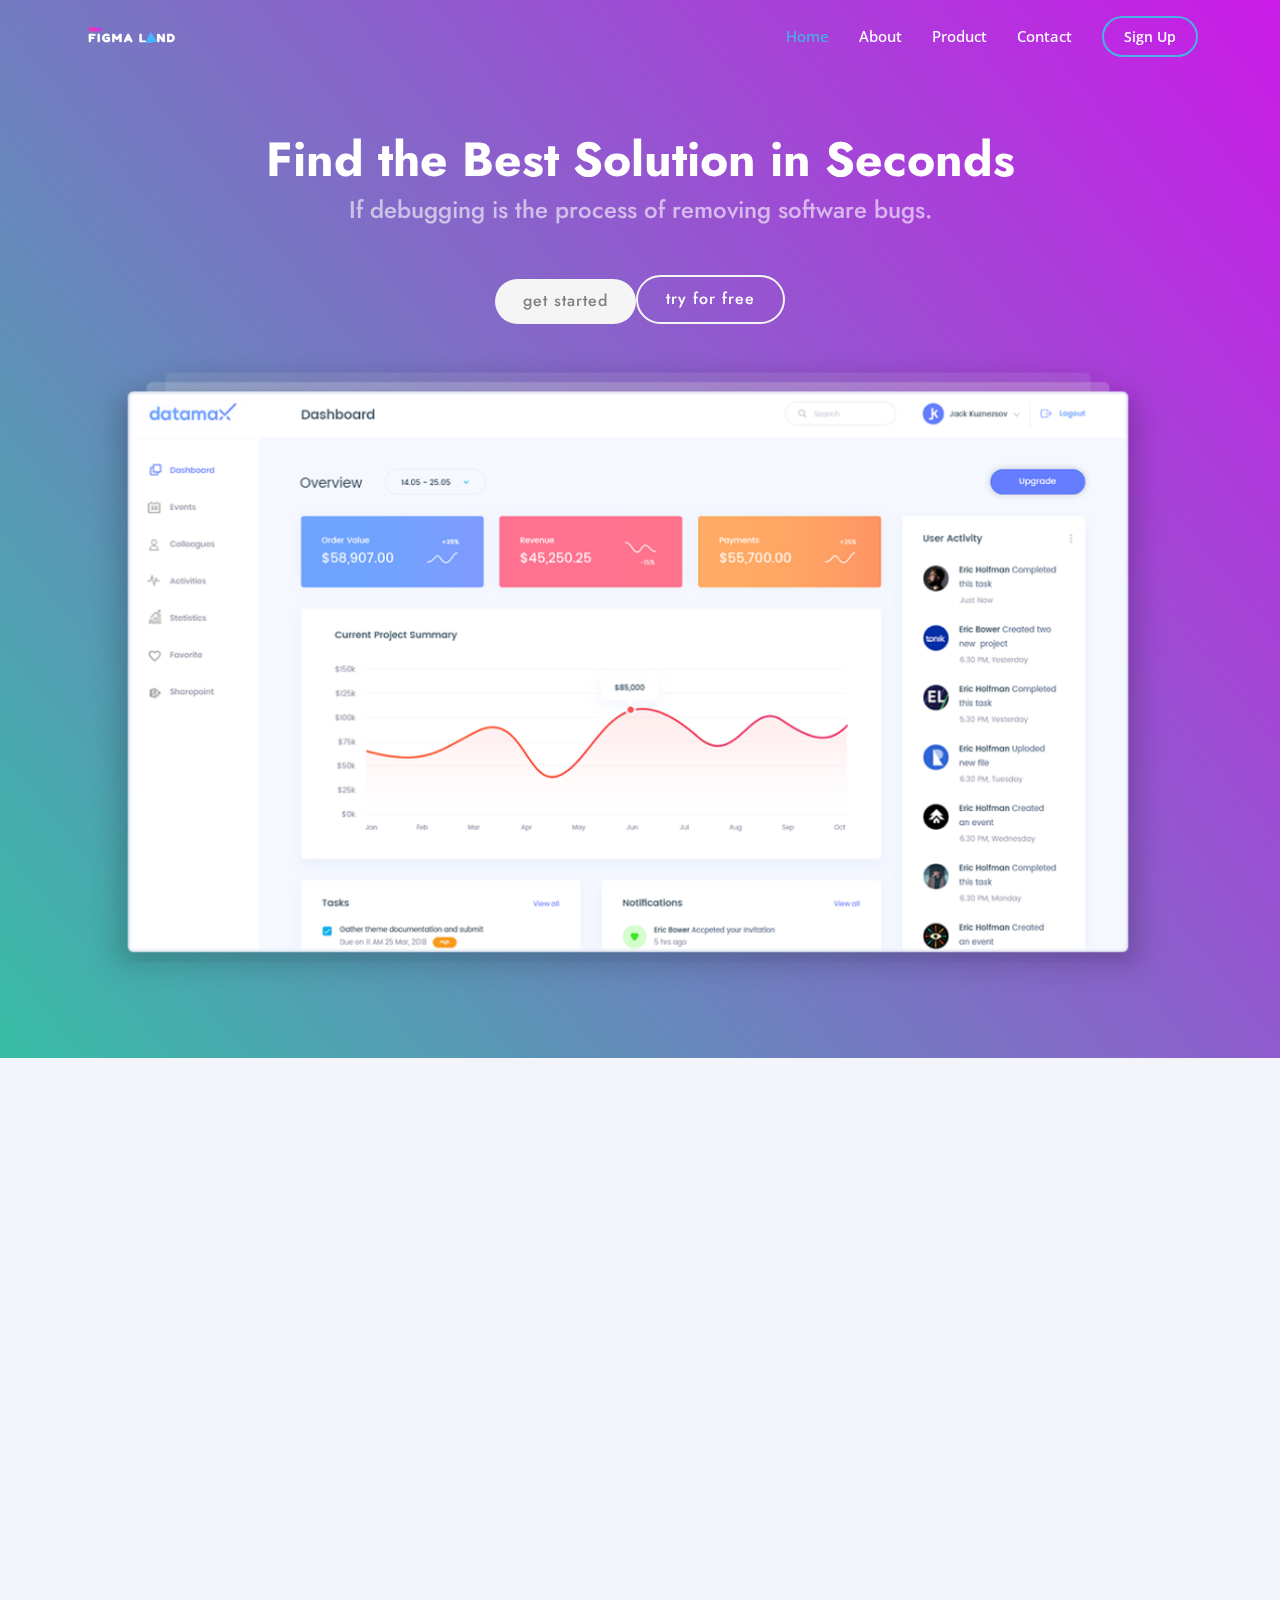
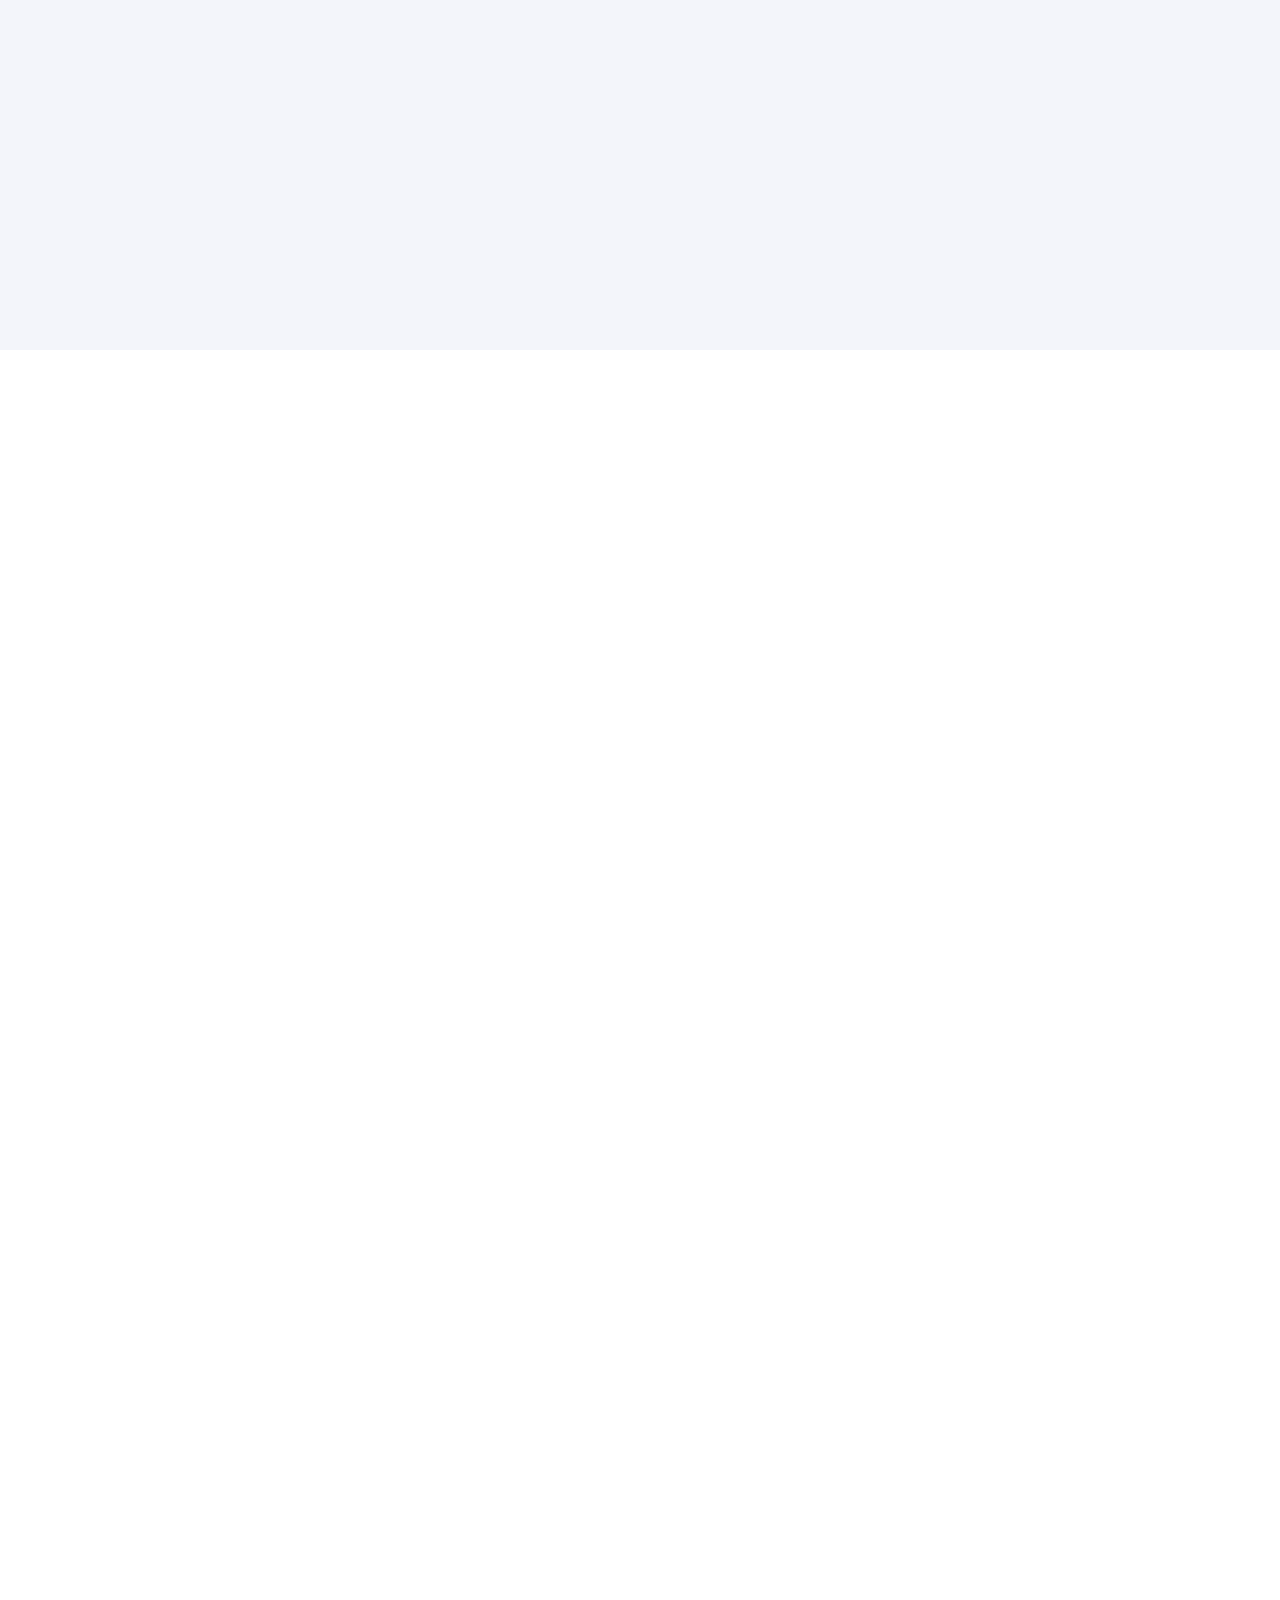
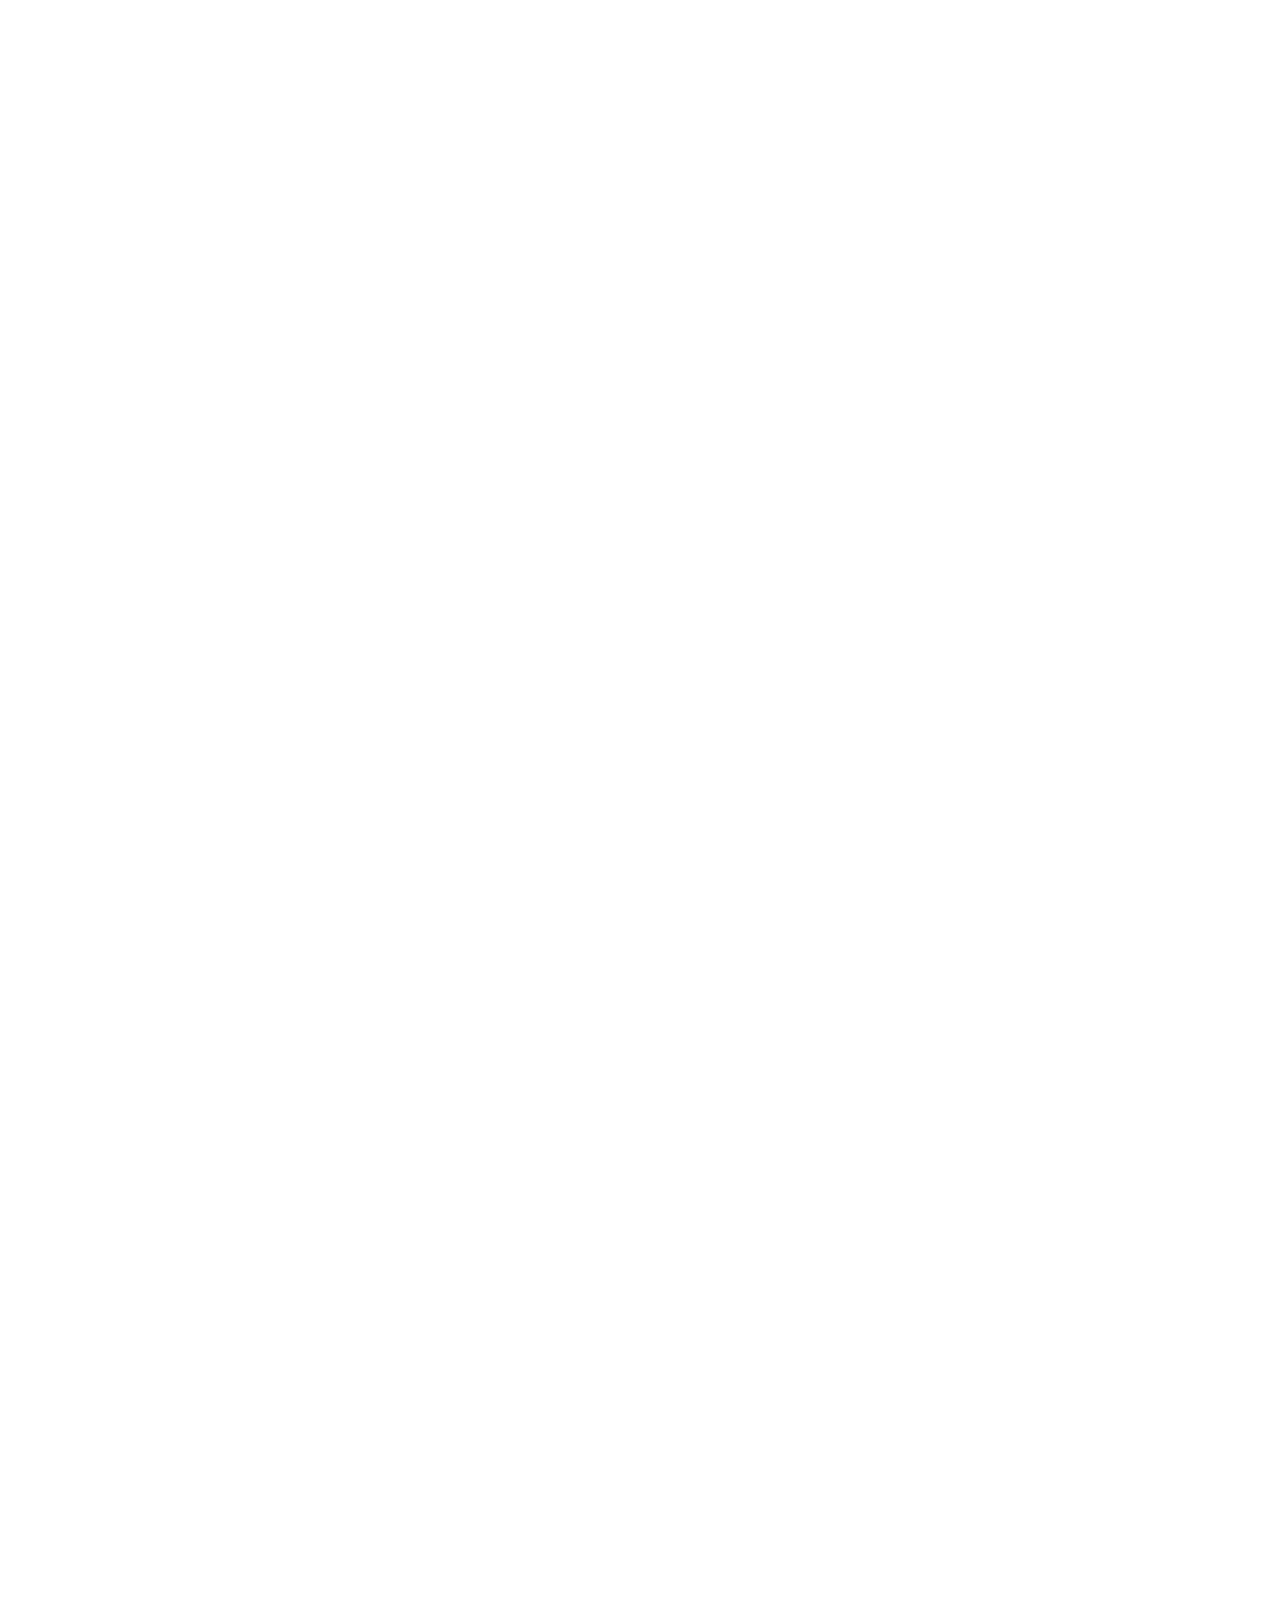
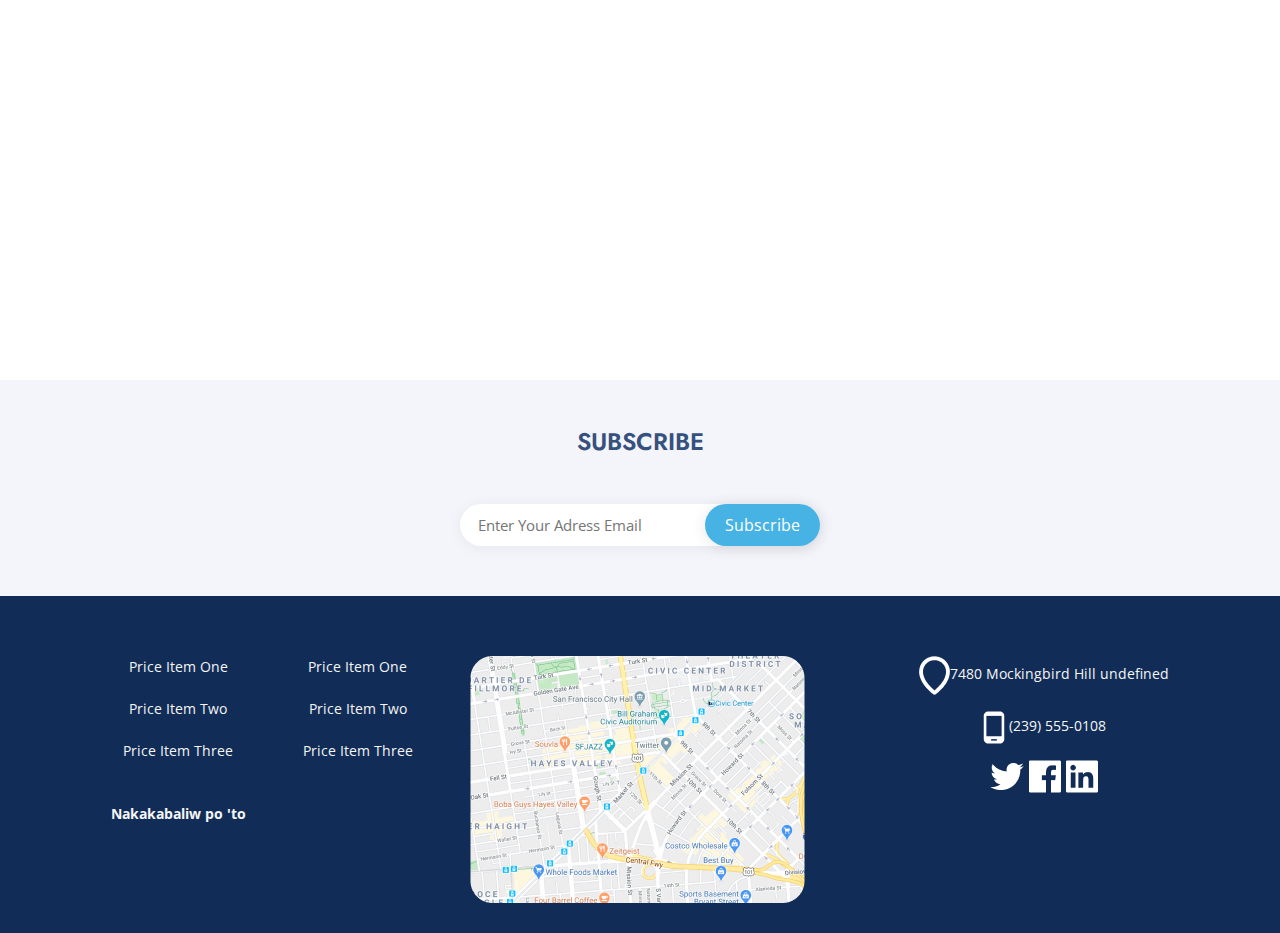
<file: index.html>
<!DOCTYPE html>
<html lang="en">

<head>
  <meta charset="utf-8">
  <meta content="width=device-width, initial-scale=1.0" name="viewport">

  <title>Landing Page</title>
  <meta content="" name="description">
  <meta content="" name="keywords">

  <!-- Favicons -->
  <link href="assets/img/favicon.png" rel="icon">
  <link href="assets/img/apple-touch-icon.png" rel="apple-touch-icon">

  <!-- Google Fonts -->
  <link href="https://fonts.googleapis.com/css?family=Open+Sans:300,300i,400,400i,600,600i,700,700i|Jost:300,300i,400,400i,500,500i,600,600i,700,700i|Poppins:300,300i,400,400i,500,500i,600,600i,700,700i" rel="stylesheet">

  <!-- Vendor CSS Files -->
  <link href="assets/vendor/aos/aos.css" rel="stylesheet">
  <link href="assets/vendor/bootstrap/css/bootstrap.min.css" rel="stylesheet">
  <link href="assets/vendor/bootstrap-icons/bootstrap-icons.css" rel="stylesheet">
  <link href="assets/vendor/boxicons/css/boxicons.min.css" rel="stylesheet">
  <link href="assets/vendor/glightbox/css/glightbox.min.css" rel="stylesheet">
  <link href="assets/vendor/remixicon/remixicon.css" rel="stylesheet">
  <link href="assets/vendor/swiper/swiper-bundle.min.css" rel="stylesheet">

  <!-- CSS File -->
  <link href="assets/css/style.css" rel="stylesheet">
</head>

<body>

  <!-- Header -->
  <header id="header" class="fixed-top ">
    <div class="container">

      <a href="index.html" class="logo me-auto"><img src="assets/img/logo.png" alt="" class="img-fluid"></a>

      <nav id="navbar" class="navbar">
        <ul>
          <li><a class="nav-link scrollto active" href="#hero">Home</a></li>
          <li><a class="nav-link scrollto" href="#about">About</a></li>
          <li><a class="nav-link scrollto" href="#product">Product</a></li>
          <li><a class="nav-link scrollto" href="#contact">Contact</a></li>
          <li><a class="getstarted scrollto" href="#about">Sign Up</a></li>
        </ul>
        <i class="bi bi-list mobile-nav-toggle"></i>
      </nav><!-- .navbar -->

    </div>
  </header><!-- End Header -->

  <!-- Hero Section -->
  <section id="hero" class="welcome">

    <div class="container">
      <div class="row">
        <div class="content"data-aos="fade-up" data-aos-delay="200">
          <h1>Find the Best Solution in Seconds</h1>
          <h2>If debugging is the process of removing software bugs.</h2>
          <div class="flex-container">
            <a href="#about" class="btn-get-started scrollto">get started</a>
            <a href="#about" class="btn-try-for-free">try for free</a>
          </div>
          <div class="row hero-img" data-aos="zoom-in" data-aos-delay="200">
          <img src="assets/img/screen.png" class="img-fluid animated" alt="">
        </div>
        </div>   
      </div>
    </div>

  </section>
  <!-- End Hero -->

  <main id="main">

    <!-- Services Section  -->
    <section id="services" class="services section-bg">
      <div class="container" data-aos="fade-up">

        <div class="section-title">
          <h3>FigmaLand was Built Specially for You</h3>
        </div>

        <div class="row">
          <div class="col" data-aos="zoom-in" data-aos-delay="100">
            <div class="icon-box">
              <div class="icon"><i class="bx bxl-dribbble"></i></div>
              <h4><a href="">Management</a></h4>
              <p>Slate helps you see how many 
                more days you need to work 
                to reach your financial goal 
                for the month and year.</p>
            </div>
          </div>

            <div class="col" data-aos="zoom-in" data-aos-delay="200">
              <div class="icon-box-two">
                <div class="icon"><i class="bx bxl-dribbble"></i></div>
                <h4><a href="">Customer Support</a></h4>
                <p>Slate helps you see how many 
                  more days you need to work 
                  to reach your financial goal 
                  for the month and year.</p>
              </div>
            </div>
        
       
        
          <div class="col" data-aos="zoom-in" data-aos-delay="300">
            <div class="icon-box">
              <div class="icon"><i class="bx bx-tachometer"></i></div>
              <h4><a href="">Collaborative</a></h4>
              <p>Slate helps you see how many 
                more days you need to work 
                to reach your financial goal 
                for the month and year.</p>
            </div>
          </div>

        </div>
        </div>
      </div>
    </section><!-- End Services Section -->

     <!-- ======= Skills Section ======= -->
     <section id="skills" class="skills">
      <div class="container" data-aos="fade-up">

        <div class="row">
            <div class="column content" data-aos="fade-left" data-aos-delay="100">
            <h3>Quick & Easy Process</h3>
            <p id="p1">
              Most calendars are designed for teams. Slate is designed 
              for freelancers who want a simple way to plan
              their schedule.
            </p>
            <div class="flex-btn">
              <a href="#about" class="sign-up">sign up for free</a>
              <a href="#about" class="find-out">find out more</a>
              </div>
          </div>
          <div class="column" data-aos="fade-right" data-aos-delay="100">
            <img src="assets/img/quick.png" class="img-fluid" alt="">
          </div>
        </div>

        <div class="container" data-aos="fade-up">

          

          <div class="row rev">
            <div class="column content" data-aos="fade-right" data-aos-delay="100">
              <img src="assets/img/operations.png" class="img-fluid" alt="">
            </div>

            <div class="column content " data-aos="fade-left" data-aos-delay="100">
              <h3>Perfect for Operations 
                HR and Finance</h3>
              <p id="p1">
                Most calendars are designed for teams. Slate is designed 
                for freelancers who want a simple way to plan
                their schedule.
              </p>
              <div class="flex-btn">
                <a href="#about" class="sign-up">Button</a>
                </div>
            </div>

          <div class="container" data-aos="fade-up">

            <div class="row">
              <div class="column content" data-aos="fade-left" data-aos-delay="100">
              <h3>Perfect for Operations 
                HR and Finance</h3>
              <p id="p1">
                Most calendars are designed for teams. Slate is designed 
                for freelancers who want a simple way to plan
                their schedule.
              </p>
              <div class="flex-btn">
              <a href="#about" class="sign-up">sign up for free</a>
              <a href="#about" class="find-out">find out more</a>
                </div>
            </div>
            <div class="column" data-aos="fade-right" data-aos-delay="100">
              <img src="assets/img/smallbusiness.png" class="img-fluid" alt="">
            </div>
          </div>

              </div>
            </div>
      </div>
    </section><!-- End Skills Section -->

    <!-- ======= Pricing Section ======= -->
    <section id="pricing" class="pricing">
      <div class="container" data-aos="fade-up">

        <div class="section-title">
          <h2>Simple Pricing for Your Team</h2>
          <p>Slate helps you see how many more days you need </p>
        </div>

        <div class="row">

          <div class="col-lg-4" data-aos="fade-up" data-aos-delay="100">
            <div class="box">
              <h4>Education</h4>
              <p>Brief price Description</p>
              <img src="assets/img/education.png"/>
              <h4>$0 per month</h4>
              <p>Only 2 Operators</p>
              <p>Abandoned Cart</p>
              <p>Facebook & Instagram Ads</p>
              <p>Order Notifications</p>
              <p>Landing Pages</p>
              <a href="#" class="buy-btn">Get Started</a>
            </div>
          </div>

          <div class="col-lg-4 mt-4 mt-lg-0" data-aos="fade-up" data-aos-delay="200">
            <div class="box featured">
              <h4>Professional</h4>
              <p>Brief price Description</p>
              <img src="assets/img/professional.png"/>
              <h4>$10 per month</h4>
              <p>Only 2 Operators</p>
              <p>Abandoned Cart</p>
              <p>Facebook & Instagram Ads</p>
              <p>Order Notifications</p>
              <p>Landing Pages</p>
              <a href="#" class="buy-btn">Get Started</a>
            </div>
          </div>

          <div class="col-lg-4 mt-4 mt-lg-0" data-aos="fade-up" data-aos-delay="300">
            <div class="box">
              <h4>Business</h4>
              <p>Brief price Description</p>
              <img src="assets/img/business.png"/>
              <h4>$30 per month</h4>
              <p>Only 2 Operators</p>
              <p>Abandoned Cart</p>
              <p>Facebook & Instagram Ads</p>
              <p>Order Notifications</p>
              <p>Landing Pages</p>
              <a href="#" class="buy-btn">Get Started</a>
            </div>
          </div>

        </div>

      </div>
    </section><!-- End Pricing Section -->

  </main><!-- End #main -->

  <!-- ======= Footer ======= -->
  <footer id="footer">

    <div class="footer-newsletter">
      <div class="container">
        <div class="row">
            <h4>SUBSCRIBE</h4>
            <form action="static-page.html" method="POST">
              <input type="email" placeholder="Enter Your Adress Email" name="email" id="emai" required><input type="submit" value="Subscribe">
            </form>
        </div>
      </div>
    </div>

    <div class="footer-top">
      <div class="container">
        <!-- <div class="row"> -->
          <div class="column">
            <p>
              Price Item One <br><br>
              Price Item Two<br><br>
              Price Item Three <br><br><br>
              <strong>Nakakabaliw po 'to</strong>
            </p>
          <!-- </div> -->
        </div>

        <div class="column">
          <!-- <div class="row">
            <div class="column"> -->
              <p>
                Price Item One <br><br>
                Price Item Two<br><br>
                Price Item Three <br><br><br>
              </p>
            <!-- </div> -->
          </div>
        
          <div class="column footer-img">
            <img src="assets/img/map.png"/>
          </div><br>

          <div class="column footer-links">
            <p><img class="loc-img" src="assets/img/location.png"/>7480 Mockingbird Hill undefined </p>
            <p><img class="loc-img" src="assets/img/phones.png"/> (239) 555-0108 </p>
            <img class="loc-img" src="assets/img/twitter.png"/>
            <img class="loc-img" src="assets/img/facebook.png"/>
            <img class="loc-img" src="assets/img/in.png"/>
          </div>

        </div>
      </div>
    </div>

  </footer><!-- End Footer -->

  <div id="preloader"></div>
  <a href="#" class="back-to-top d-flex align-items-center justify-content-center"><i class="bi bi-arrow-up-short"></i></a>

  <!-- Vendor JS Files -->
  <script src="assets/vendor/aos/aos.js"></script>
  <script src="assets/vendor/bootstrap/js/bootstrap.bundle.min.js"></script>
  <script src="assets/vendor/glightbox/js/glightbox.min.js"></script>
  <script src="assets/vendor/isotope-layout/isotope.pkgd.min.js"></script>
  <script src="assets/vendor/swiper/swiper-bundle.min.js"></script>
  <script src="assets/vendor/waypoints/noframework.waypoints.js"></script>
  <script src="assets/vendor/php-email-form/validate.js"></script>

  <!-- Template Main JS File -->
  <script src="assets/js/main.js"></script>

</body>

</html>
</file>
<file: assets/css/style.css>
body {
  font-family: "Open Sans", sans-serif;
  color: #444444;
}

a {
  color: #47b2e4;
  text-decoration: none;
}

a:hover {
  color: #73c5eb;
  text-decoration: none;
}

h1,
h2,
h3,
h4,
h5,
h6 {
  font-family: "Jost", sans-serif;
}

/*--------------------------------------------------------------
# Preloader
--------------------------------------------------------------*/
#preloader {
  position: fixed;
  top: 0;
  left: 0;
  right: 0;
  bottom: 0;
  z-index: 9999;
  overflow: hidden;
  background: #37517e;
}

#preloader:before {
  content: "";
  position: fixed;
  top: calc(50% - 30px);
  left: calc(50% - 30px);
  border: 6px solid #37517e;
  border-top-color: #fff;
  border-bottom-color: #fff;
  border-radius: 50%;
  width: 60px;
  height: 60px;
  animation: animate-preloader 1s linear infinite;
}

@keyframes animate-preloader {
  0% {
    transform: rotate(0deg);
  }

  100% {
    transform: rotate(360deg);
  }
}


/* # Back to top button */

.back-to-top {
  position: fixed;
  visibility: hidden;
  opacity: 0;
  right: 15px;
  bottom: 15px;
  z-index: 996;
  background: #47b2e4;
  width: 40px;
  height: 40px;
  border-radius: 50px;
  transition: all 0.4s;
}

.back-to-top i {
  font-size: 24px;
  color: #fff;
  line-height: 0;
}

.back-to-top:hover {
  background: #6bc1e9;
  color: #fff;
}

.back-to-top.active {
  visibility: visible;
  opacity: 1;
}


/* # Header */

#header {
  transition: all 0.5s;
  z-index: 997;
  padding: 15px 0;
}

#header .container {
  display: flex;
  flex-direction: row;
}


#header.header-scrolled,
#header.header-inner-pages {
  background: rgba(40, 58, 90, 0.9);
}

#header .logo {
  font-size: 30px;
  margin: 0;
  padding: 0;
  line-height: 1;
  font-weight: 500;
  letter-spacing: 2px;
  text-transform: uppercase;
}

#header .logo a {
  color: #fff;
}

#header .logo img {
  max-height: 40px;
}


/* Navigation Menu
Desktop Navigation  */

.navbar {
  padding: 0;
  float: right;
}

.navbar ul {
  margin: 0;
  padding: 0;
  display: flex;
  list-style: none;
  align-items: center;
}

.navbar li {
  position: relative;
}

.navbar a,
.navbar a:focus {
  display: flex;
  align-items: center;
  justify-content: space-between;
  padding: 10px 0 10px 30px;
  font-size: 15px;
  font-weight: 500;
  color: #fff;
  white-space: nowrap;
  transition: 0.3s;
}

.navbar a i,
.navbar a:focus i {
  font-size: 12px;
  line-height: 0;
  margin-left: 5px;
}

.navbar a:hover,
.navbar .active,
.navbar .active:focus,
.navbar li:hover>a {
  color: #47b2e4;
}

.navbar .getstarted,
.navbar .getstarted:focus {
  padding: 8px 20px;
  margin-left: 30px;
  border-radius: 50px;
  color: #fff;
  font-size: 14px;
  border: 2px solid #47b2e4;
  font-weight: 600;
}

.navbar .getstarted:hover,
.navbar .getstarted:focus:hover {
  color: #fff;
  background: #31a9e1;
}

/**
* Mobile Navigation 
*/
.mobile-nav-toggle {
  color: #fff;
  font-size: 28px;
  cursor: pointer;
  display: none;
  line-height: 0;
  transition: 0.5s;
}

.mobile-nav-toggle.bi-x {
  color: #fff;
}

@media (max-width: 991px) {
  .mobile-nav-toggle {
    display: block;
  }

  .navbar ul {
    display: none;
  }
}

.navbar-mobile {
  position: fixed;
  overflow: hidden;
  top: 0;
  right: 0;
  left: 0;
  bottom: 0;
  background: rgba(40, 58, 90, 0.9);
  transition: 0.3s;
  z-index: 999;
}

.navbar-mobile .mobile-nav-toggle {
  position: absolute;
  top: 15px;
  right: 15px;
}

.navbar-mobile ul {
  display: block;
  position: absolute;
  top: 55px;
  right: 15px;
  bottom: 15px;
  left: 15px;
  padding: 10px 0;
  border-radius: 10px;
  background-color: #fff;
  overflow-y: auto;
  transition: 0.3s;
}

.navbar-mobile a,
.navbar-mobile a:focus {
  padding: 10px 20px;
  font-size: 15px;
  color: #37517e;
}

.navbar-mobile a:hover,
.navbar-mobile .active,
.navbar-mobile li:hover>a {
  color: #47b2e4;
}

.navbar-mobile .getstarted,
.navbar-mobile .getstarted:focus {
  margin: 15px;
  color: #37517e;
}


/* # Hero Section */

#hero {
  width: 100%;
  height: fit-content;
  background-image: linear-gradient(230.95deg, #CB1AE8 -0.37%, #37BDA6 100%);
}

#hero .container {
  padding-top: 72px;
  
}

#hero h1 {
  /* margin: 0 0 10px 0; */
  margin-left: auto;
  margin-right: auto;
  width: auto;
  text-align: center;
  font-size: 48px;
  font-weight: 700;
  line-height: 56px;
  color: #fff;
}

#hero h2 {
  color: rgba(255, 255, 255, 0.6);
  margin-left: auto;
  margin-right: auto;
  width: auto;
  text-align: center;
  margin-bottom: 50px;
  font-size: 24px;
}

#hero .flex-container {
  display: flex;
  justify-content: center;
  align-items: flex-end;
  flex-direction: row;
}


#hero .btn-get-started {
  font-family: "Jost", sans-serif;
  font-weight: 500;
  font-size: 16px;
  width: fit-content;
  letter-spacing: 1px;
  padding: 10px 28px 11px 28px;
  border-radius: 50px;
  transition: 0.5s;
  color: gray;
  background: whitesmoke;
}

#hero .btn-try-for-free {
  font-family: "Jost", sans-serif;
  font-weight: 500;
  font-size: 16px;
  width: fit-content;
  letter-spacing: 1px;
  padding: 10px 28px 11px 28px;
  border-radius: 50px;
  transition: 0.5s;
  color: #fff;
  border: 2px solid whitesmoke ;
  background: transparent;
}

#hero .flex-item + .flex-item {
  margin-left: 10px;
}

#hero .btn-get-started:hover {
  background: #209dd8;
}

#hero .btn-watch-video {
  font-size: 16px;
  display: flex;
  align-items: center;
  transition: 0.5s;
  margin: 10px 0 0 25px;
  color: #fff;
  line-height: 1;
}

#hero .btn-watch-video i {
  line-height: 0;
  color: #fff;
  font-size: 32px;
  transition: 0.3s;
  margin-right: 8px;
}

#hero .btn-watch-video:hover i {
  color: #47b2e4;
}

#hero .animated {
  animation: up-down 2s ease-in-out infinite alternate-reverse both;
}

#hero .hero-img {
  width: 100%;
  justify-content: center;
}

@media (max-width: 991px) {
  #hero {
    height: auto;
    text-align: center;
  }

  #hero .animated {
    animation: none;
  }

  #hero .hero-img img {
    width:100%;
    justify-content: center;
  }
}

@media (max-width: 768px) {
  #hero {
    height: auto;
    text-align: center;
  }

  #hero h1 {
    font-size: 28px;
    line-height: 36px;
  }

  #hero h2 {
    font-size: 18px;
    line-height: 24px;
    margin-bottom: 30px;
  }

  #hero .hero-img img {
    width: 100%;
    justify-content: center;
  }
}

@media (max-width: 575px) {
  #hero {
    height: auto;
    text-align: center;
  }

  #hero .hero-img img {
    width: 100%;
  }

  #hero .btn-get-started {
    font-size: 16px;
    padding: 10px 24px 11px 24px;
  }
}

@keyframes up-down {
  0% {
    transform: translateY(10px);
  }

  100% {
    transform: translateY(-10px);
  }
}


/* # Sections General */

section {
  padding: 60px 0;
  overflow: hidden;
}

.section-bg {
  background-color: #f3f5fa;
}

.section-title {
  text-align: center;
  padding-bottom: 30px;
}

.section-title h2 {
  font-size: 32px;
  font-weight: bold;
  text-transform: uppercase;
  margin-bottom: 20px;
  padding-bottom: 20px;
  position: relative;
  color: #37517e;
}

.section-title h2::before {
  content: "";
  position: absolute;
  display: block;
  width: 120px;
  height: 1px;
  background: #ddd;
  bottom: 1px;
  left: calc(50% - 60px);
}

.section-title h2::after {
  content: "";
  position: absolute;
  display: block;
  width: 40px;
  height: 3px;
  background: #47b2e4;
  bottom: 0;
  left: calc(50% - 20px);
}

.section-title p {
  margin-bottom: 0;
}



/* # Skills */

.skills .content {
  justify-content: center;
  text-align: left;
  align-self: center;
  left: 0;
  
} 


.skills .content h3 {
  font-weight: 700;
  font-size: 32px;
  color: #37517e;
  font-family: "Poppins", sans-serif;
}


.skills .flex-btn {
  display: flex;
  justify-content: start;
  align-items: flex-end;
  flex-direction: row;
}

.skills #p1 {
  width: 500px;
  text-align: left;
}

.skills #p2 {
  justify-content: right;
  text-align: center;
  width: 500px;
}

.skills #p3 {
  text-align: left;
  width: 500px;
}

.skills .sign-up{
  font-family: "Jost", sans-serif;
  font-weight: 500;
  font-size: 16px;
  display: flex;
  flex-direction: row;
  width: fit-content;
  letter-spacing: 1px;
  padding: 10px 28px 11px 28px;
  border-radius: 50px;
  transition: 0.5s;
  color: whitesmoke;
  background: #03D6F3;
;
}

.skills .find-out{
  font-family: "Jost", sans-serif;
  font-weight: 500;
  font-size: 16px;
  display: flex;
  flex-direction: row;
  width: fit-content;
  letter-spacing: 1px;
  padding: 10px 28px 11px 28px;
  border-radius: 50px;
  transition: 0.5s;
  color: #03D6F3;
  background: whitesmoke;
}

.skills .row {
  display: flex;
}

.skills .column {
  padding-top: 10%;
  flex: 50%;
}

.skills .column-two {
  padding-top: 10%;
  display: flex;
  flex: 50%;
  flex-direction: row-reverse;
}


/* # Services */

.services .icon-box {
  display: flex;
  flex-direction: column;
  align-items: flex-start;
  gap: 10px;
  box-shadow: 0px 0 25px 0 rgba(0, 0, 0, 0.1);
  padding: 50px 30px;
  justify-self: center;
  transition: all ease-in-out 0.4s;
  background: #fff;
  align-items: center;
  border-radius: 10px;
  width: 401px;
  height: 350px;
}

.services .icon-box-two {
  display: flex;
  flex-direction: column;
  align-items: center;
  gap: 10px;
  box-shadow: 0px 0 25px 0 rgba(0, 0, 0, 0.1);
  padding: 50px 30px;
  justify-self: center;
  transition: all ease-in-out 0.4s;
  background-image: linear-gradient(230.95deg, #CB1AE8 -0.37%, #37BDA6 100%);
  align-items: center;
  border-radius: 10px;
  width: 401px;
  height: 350px;
  font-size: 14px;
  color: whitesmoke;
}


.services .col {
  display: flex;
  flex: 33.33%;
  flex-direction: row;
  justify-content: center;
  width: 100%;
  flex-wrap: wrap;
}

.services .row{
  display: flex;
  flex-direction: row;
  align-items: center;
}

.services .icon-box .icon {
  margin-bottom: 10px;
}

.services .icon-box .icon i {
  color: #47b2e4;
  font-size: 36px;
  transition: 0.3s;
}

.services .icon-box-two .icon i {
  color: #47b2e4;
  font-size: 36px;
  transition: 0.3s;
}

.services .icon-box h4 {
  font-weight: 500;
  margin-bottom: 15px;
  font-size: 24px;
}

.services .icon-box h4 a {
  color: #37517e;
  transition: ease-in-out 0.3s;
}

.services .icon-box p {
  line-height: 24px;
  font-size: 14px;
  margin-bottom: 0;
}

.services .icon-box:hover {
  transform: translateY(-10px);
}

.services .icon-box:hover h4 a {
  color: #47b2e4;
}

@media (max-width: 763px) {
  .col {
    max-width: 100%;
    align-items: center;
    /* flex-direction: row-reverse; */
    margin: 0 auto 30px auto;
  }
  
} 


/* # Pricing */

.pricing .row {
  padding-top: 40px;
}

.pricing .box {
  padding: 60px 40px;
  box-shadow: 0 3px 20px -2px rgba(20, 45, 100, 0.1);
  background: #fff;
  height: 100%;
  border-top: 4px solid #fff;
  border-radius: 5px;
}

.pricing p {
  text-align: center;
}

.pricing h3 {
  font-weight: 500;
  margin-bottom: 15px;
  font-size: 20px;
  color: #37517e;
}

.pricing h4 {
  padding-top: 10px;
  font-size: 35px;
  color: #37517e;
  text-align: center;
  font-weight: bold;
  font-family: "Jost", sans-serif;
  margin-bottom: 25px;
}

.pricing h4 sup {
  font-size: 28px;
}

.pricing h4 span {
  color: #47b2e4;
  font-size: 18px;
  display: block;
}

.pricing ul {
  padding: 20px 0;
  list-style: none;
  color: #999;
  text-align: left;
  line-height: 20px;
}

.pricing ul li {
  padding: 10px 0 10px 30px;
  position: relative;
}

.pricing ul i {
  color: #28a745;
  font-size: 24px;
  position: absolute;
  left: 0;
  top: 6px;
}

.pricing ul .na {
  color: #ccc;
}

.pricing ul .na i {
  color: #ccc;
}

.pricing ul .na span {
  text-decoration: line-through;
}

.pricing .buy-btn {
  display: block;
  padding: 12px 35px;
  border-radius: 50px;
  text-align: center;
  margin: auto;
  color: #47b2e4;
  transition: none;
  font-size: 16px;
  font-weight: 500;
  font-family: "Jost", sans-serif;
  transition: 0.3s;
  border: 1px solid #47b2e4;
}

.pricing .buy-btn:hover {
  background: #47b2e4;
  color: #fff;
}

.pricing .featured {
  border-top-color: #47b2e4;
}

.pricing .featured .buy-btn {
  background: #47b2e4;
  text-align: center;
  margin: auto;
  color: #fff;
}

.pricing .featured .buy-btn:hover {
  background: #23a3df;
}

@media (max-width: 992px) {
  .pricing .box {
    max-width: 60%;
    text-align: center;
    margin: 0 auto 30px auto;
  }
}

@media (max-width: 767px) {
  .pricing .box {
    max-width: 80%;
    text-align: center;
    margin: 0 auto 30px auto;
  }
}

@media (max-width: 420px) {
  .pricing .box {
    max-width: 100%;
    text-align: center;
    margin: 0 auto 30px auto;
  }
}


/* # Footer */

#footer {
  font-size: 14px;
  background: #37517e;
}

#footer .container {
  display: flex;
  align-items: flex-start;
  justify-content: space-around;
  text-align: center;
  flex-direction: row;
  align-items: flex-start;
}

.footer .column {
  display: flex;
  /* flex: 25%; */
  flex-direction: row;
  width: 100%;
  flex-wrap: nowrap;
} 

#footer .footer-newsletter {
  padding: 50px 0;
  background: #f3f5fa;
  text-align: center;
  font-size: 15px;
  color: #444444;
}

#footer .footer-newsletter h4 {
  font-size: 24px;
  margin: 0 0 20px 0;
  padding: 0;
  line-height: 1;
  font-weight: 600;
  color: #37517e;
}

#footer .footer-newsletter form {
  margin-top: 30px;
  background: #fff;
  padding: 6px 10px;
  position: relative;
  border-radius: 50px;
  box-shadow: 0px 2px 15px rgba(0, 0, 0, 0.06);
  text-align: left;
}

#footer .footer-newsletter form input[type=email] {
  border: 0;
  padding: 4px 8px;
  width: calc(100% - 100px);
}

#footer .footer-newsletter form input[type=submit] {
  position: absolute;
  top: 0;
  right: 0;
  bottom: 0;
  border: 0;
  background: none;
  font-size: 16px;
  padding: 0 20px;
  background: #47b2e4;
  color: #fff;
  transition: 0.3s;
  border-radius: 50px;
  box-shadow: 0px 2px 15px rgba(0, 0, 0, 0.1);
}

#footer .footer-newsletter form input[type=submit]:hover {
  background: #209dd8;
}

#footer .footer-top {
  padding: 60px 0 30px 0;
  color: whitesmoke;
  background: #112D57;
}

#footer .footer-top .footer-contact {
  margin-bottom: 30px;
}

#footer .footer-top .footer-contact h3 {
  font-size: 28px;
  margin: 0 0 10px 0;
  padding: 2px 0 2px 0;
  line-height: 1;
  text-transform: uppercase;
  font-weight: 600;
  color: #37517e;
}

#footer .footer-top .footer-contact p {
  font-size: 14px;
  line-height: 24px;
  margin-bottom: 0;
  font-family: "Jost", sans-serif;
  color: #5e5e5e;
}

#footer .footer-top h4 {
  font-size: 16px;
  font-weight: bold;
  color: #37517e;
  position: relative;
  padding-bottom: 12px;
}

#footer .footer-top .footer-links {
  margin-bottom: 30px;
}


@media (max-width:700px) {
  #footer .container {
    flex-direction: column;
    justify-content: space-between;
    align-items: center;
    
  }
}

@media (max-width: 500px) {
  #footer .footer-top {
    display: flex;
    margin-top: 10px;
    margin-bottom: 20px;
  }
}

@media (max-width: 768px) {
  #footer .footer-bottom {
    padding-top: 20px;
    padding-bottom: 20px;
  }

  #footer .copyright,
  #footer .credits {
    text-align: center;
    float: none;
  }

  #footer .credits {
    padding-top: 4px;
  }
}
</file>
